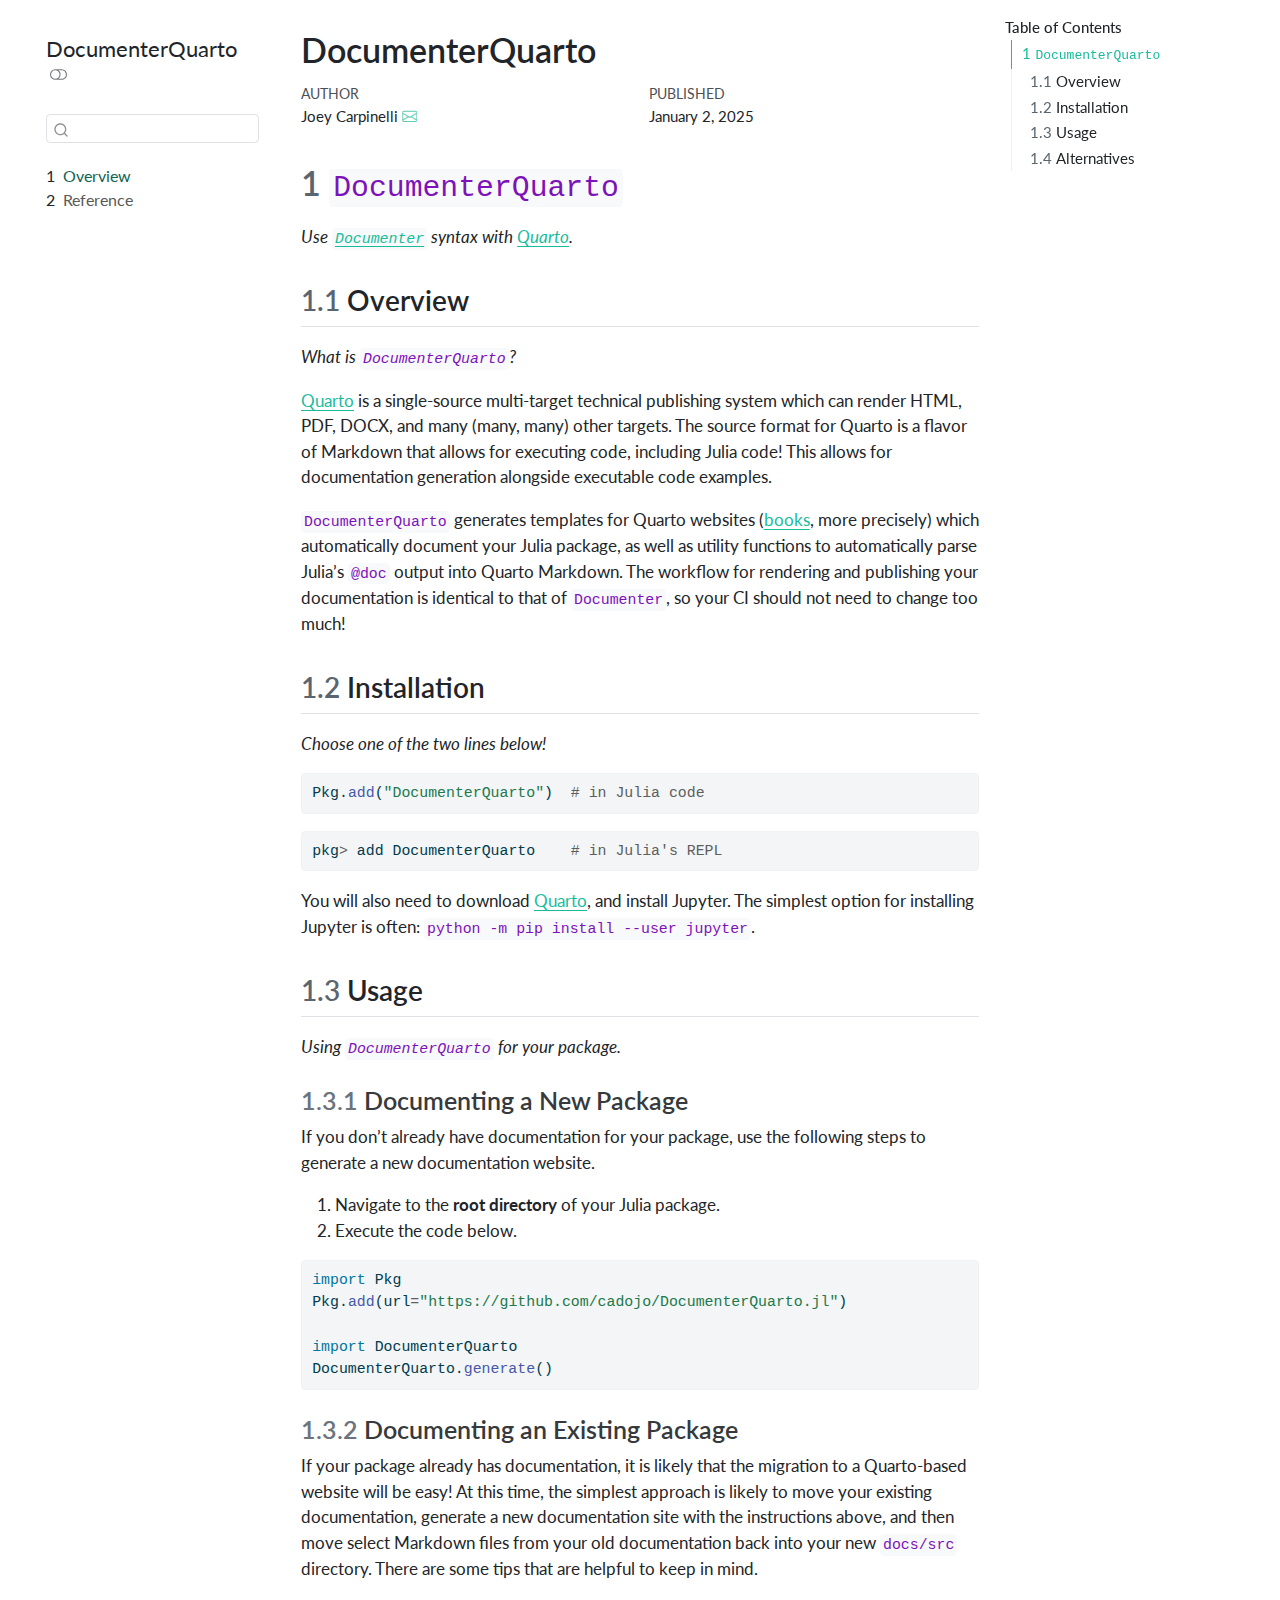
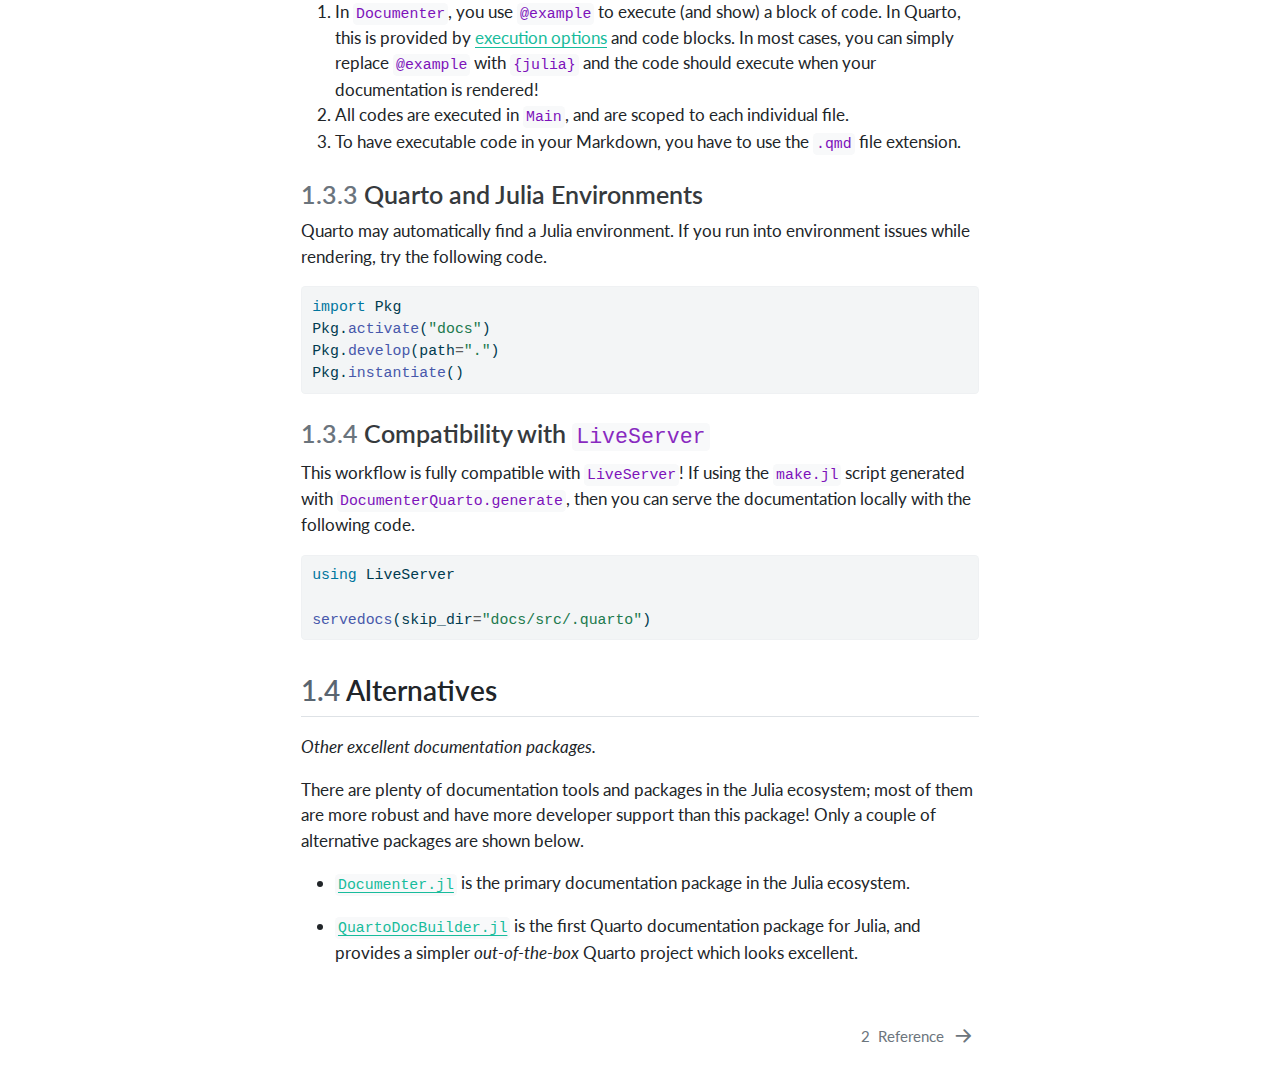
<file: dev/index.html>
<!DOCTYPE html>
<html xmlns="http://www.w3.org/1999/xhtml" lang="en" xml:lang="en"><head>

<meta charset="utf-8">
<meta name="generator" content="quarto-1.6.40">

<meta name="viewport" content="width=device-width, initial-scale=1.0, user-scalable=yes">

<meta name="author" content="Joey Carpinelli">
<meta name="dcterms.date" content="2025-01-02">

<title>DocumenterQuarto</title>
<style>
code{white-space: pre-wrap;}
span.smallcaps{font-variant: small-caps;}
div.columns{display: flex; gap: min(4vw, 1.5em);}
div.column{flex: auto; overflow-x: auto;}
div.hanging-indent{margin-left: 1.5em; text-indent: -1.5em;}
ul.task-list{list-style: none;}
ul.task-list li input[type="checkbox"] {
  width: 0.8em;
  margin: 0 0.8em 0.2em -1em; /* quarto-specific, see https://github.com/quarto-dev/quarto-cli/issues/4556 */ 
  vertical-align: middle;
}
/* CSS for syntax highlighting */
pre > code.sourceCode { white-space: pre; position: relative; }
pre > code.sourceCode > span { line-height: 1.25; }
pre > code.sourceCode > span:empty { height: 1.2em; }
.sourceCode { overflow: visible; }
code.sourceCode > span { color: inherit; text-decoration: inherit; }
div.sourceCode { margin: 1em 0; }
pre.sourceCode { margin: 0; }
@media screen {
div.sourceCode { overflow: auto; }
}
@media print {
pre > code.sourceCode { white-space: pre-wrap; }
pre > code.sourceCode > span { display: inline-block; text-indent: -5em; padding-left: 5em; }
}
pre.numberSource code
  { counter-reset: source-line 0; }
pre.numberSource code > span
  { position: relative; left: -4em; counter-increment: source-line; }
pre.numberSource code > span > a:first-child::before
  { content: counter(source-line);
    position: relative; left: -1em; text-align: right; vertical-align: baseline;
    border: none; display: inline-block;
    -webkit-touch-callout: none; -webkit-user-select: none;
    -khtml-user-select: none; -moz-user-select: none;
    -ms-user-select: none; user-select: none;
    padding: 0 4px; width: 4em;
  }
pre.numberSource { margin-left: 3em;  padding-left: 4px; }
div.sourceCode
  {   }
@media screen {
pre > code.sourceCode > span > a:first-child::before { text-decoration: underline; }
}
</style>


<script src="site_libs/quarto-nav/quarto-nav.js"></script>
<script src="site_libs/quarto-nav/headroom.min.js"></script>
<script src="site_libs/clipboard/clipboard.min.js"></script>
<script src="site_libs/quarto-search/autocomplete.umd.js"></script>
<script src="site_libs/quarto-search/fuse.min.js"></script>
<script src="site_libs/quarto-search/quarto-search.js"></script>
<meta name="quarto:offset" content="./">
<link href="./api/index.html" rel="next">
<script src="site_libs/quarto-html/quarto.js"></script>
<script src="site_libs/quarto-html/popper.min.js"></script>
<script src="site_libs/quarto-html/tippy.umd.min.js"></script>
<script src="site_libs/quarto-html/anchor.min.js"></script>
<link href="site_libs/quarto-html/tippy.css" rel="stylesheet">
<link href="site_libs/quarto-html/quarto-syntax-highlighting-549806ee2085284f45b00abea8c6df48.css" rel="stylesheet" class="quarto-color-scheme" id="quarto-text-highlighting-styles">
<link href="site_libs/quarto-html/quarto-syntax-highlighting-dark-8ea72dc5fed832574809a9c94082fbbb.css" rel="prefetch" class="quarto-color-scheme quarto-color-alternate" id="quarto-text-highlighting-styles">
<script src="site_libs/bootstrap/bootstrap.min.js"></script>
<link href="site_libs/bootstrap/bootstrap-icons.css" rel="stylesheet">
<link href="site_libs/bootstrap/bootstrap-4f6263ad221f763a4834f521a0a25b97.min.css" rel="stylesheet" append-hash="true" class="quarto-color-scheme" id="quarto-bootstrap" data-mode="light">
<link href="site_libs/bootstrap/bootstrap-dark-022d0653e62d99952369f70845bfc6e9.min.css" rel="prefetch" append-hash="true" class="quarto-color-scheme quarto-color-alternate" id="quarto-bootstrap" data-mode="dark">
<script id="quarto-search-options" type="application/json">{
  "location": "sidebar",
  "copy-button": false,
  "collapse-after": 3,
  "panel-placement": "start",
  "type": "textbox",
  "limit": 50,
  "keyboard-shortcut": [
    "f",
    "/",
    "s"
  ],
  "show-item-context": false,
  "language": {
    "search-no-results-text": "No results",
    "search-matching-documents-text": "matching documents",
    "search-copy-link-title": "Copy link to search",
    "search-hide-matches-text": "Hide additional matches",
    "search-more-match-text": "more match in this document",
    "search-more-matches-text": "more matches in this document",
    "search-clear-button-title": "Clear",
    "search-text-placeholder": "",
    "search-detached-cancel-button-title": "Cancel",
    "search-submit-button-title": "Submit",
    "search-label": "Search"
  }
}</script>


</head>

<body class="nav-sidebar floating">

<div id="quarto-search-results"></div>
  <header id="quarto-header" class="headroom fixed-top">
  <nav class="quarto-secondary-nav">
    <div class="container-fluid d-flex">
      <button type="button" class="quarto-btn-toggle btn" data-bs-toggle="collapse" role="button" data-bs-target=".quarto-sidebar-collapse-item" aria-controls="quarto-sidebar" aria-expanded="false" aria-label="Toggle sidebar navigation" onclick="if (window.quartoToggleHeadroom) { window.quartoToggleHeadroom(); }">
        <i class="bi bi-layout-text-sidebar-reverse"></i>
      </button>
        <nav class="quarto-page-breadcrumbs" aria-label="breadcrumb"><ol class="breadcrumb"><li class="breadcrumb-item"><a href="./index.html"><span class="chapter-number">1</span>&nbsp; <span class="chapter-title">Overview</span></a></li></ol></nav>
        <a class="flex-grow-1" role="navigation" data-bs-toggle="collapse" data-bs-target=".quarto-sidebar-collapse-item" aria-controls="quarto-sidebar" aria-expanded="false" aria-label="Toggle sidebar navigation" onclick="if (window.quartoToggleHeadroom) { window.quartoToggleHeadroom(); }">      
        </a>
      <button type="button" class="btn quarto-search-button" aria-label="Search" onclick="window.quartoOpenSearch();">
        <i class="bi bi-search"></i>
      </button>
    </div>
  </nav>
</header>
<!-- content -->
<div id="quarto-content" class="quarto-container page-columns page-rows-contents page-layout-article">
<!-- sidebar -->
  <nav id="quarto-sidebar" class="sidebar collapse collapse-horizontal quarto-sidebar-collapse-item sidebar-navigation floating overflow-auto">
    <div class="pt-lg-2 mt-2 text-left sidebar-header">
    <div class="sidebar-title mb-0 py-0">
      <a href="./">DocumenterQuarto</a> 
        <div class="sidebar-tools-main">
  <a href="" class="quarto-color-scheme-toggle quarto-navigation-tool  px-1" onclick="window.quartoToggleColorScheme(); return false;" title="Toggle dark mode"><i class="bi"></i></a>
</div>
    </div>
      </div>
        <div class="mt-2 flex-shrink-0 align-items-center">
        <div class="sidebar-search">
        <div id="quarto-search" class="" title="Search"></div>
        </div>
        </div>
    <div class="sidebar-menu-container"> 
    <ul class="list-unstyled mt-1">
        <li class="sidebar-item">
  <div class="sidebar-item-container"> 
  <a href="./index.html" class="sidebar-item-text sidebar-link active">
 <span class="menu-text"><span class="chapter-number">1</span>&nbsp; <span class="chapter-title">Overview</span></span></a>
  </div>
</li>
        <li class="sidebar-item">
  <div class="sidebar-item-container"> 
  <a href="./api/index.html" class="sidebar-item-text sidebar-link">
 <span class="menu-text"><span class="chapter-number">2</span>&nbsp; <span class="chapter-title">Reference</span></span></a>
  </div>
</li>
    </ul>
    </div>
</nav>
<div id="quarto-sidebar-glass" class="quarto-sidebar-collapse-item" data-bs-toggle="collapse" data-bs-target=".quarto-sidebar-collapse-item"></div>
<!-- margin-sidebar -->
    <div id="quarto-margin-sidebar" class="sidebar margin-sidebar">
        <nav id="TOC" role="doc-toc" class="toc-active">
    <h2 id="toc-title">Table of Contents</h2>
   
  <ul>
  <li><a href="#documenterquarto" id="toc-documenterquarto" class="nav-link active" data-scroll-target="#documenterquarto"><span class="header-section-number">1</span> <code>DocumenterQuarto</code></a>
  <ul class="collapse">
  <li><a href="#overview" id="toc-overview" class="nav-link" data-scroll-target="#overview"><span class="header-section-number">1.1</span> Overview</a></li>
  <li><a href="#installation" id="toc-installation" class="nav-link" data-scroll-target="#installation"><span class="header-section-number">1.2</span> Installation</a></li>
  <li><a href="#usage" id="toc-usage" class="nav-link" data-scroll-target="#usage"><span class="header-section-number">1.3</span> Usage</a>
  <ul class="collapse">
  <li><a href="#documenting-a-new-package" id="toc-documenting-a-new-package" class="nav-link" data-scroll-target="#documenting-a-new-package"><span class="header-section-number">1.3.1</span> Documenting a New Package</a></li>
  <li><a href="#documenting-an-existing-package" id="toc-documenting-an-existing-package" class="nav-link" data-scroll-target="#documenting-an-existing-package"><span class="header-section-number">1.3.2</span> Documenting an Existing Package</a></li>
  <li><a href="#quarto-and-julia-environments" id="toc-quarto-and-julia-environments" class="nav-link" data-scroll-target="#quarto-and-julia-environments"><span class="header-section-number">1.3.3</span> Quarto and Julia Environments</a></li>
  <li><a href="#compatibility-with-liveserver" id="toc-compatibility-with-liveserver" class="nav-link" data-scroll-target="#compatibility-with-liveserver"><span class="header-section-number">1.3.4</span> Compatibility with <code>LiveServer</code></a></li>
  </ul></li>
  <li><a href="#alternatives" id="toc-alternatives" class="nav-link" data-scroll-target="#alternatives"><span class="header-section-number">1.4</span> Alternatives</a></li>
  </ul></li>
  </ul>
</nav>
    </div>
<!-- main -->
<main class="content" id="quarto-document-content">

<header id="title-block-header" class="quarto-title-block default">
<div class="quarto-title">
<h1 class="title">DocumenterQuarto</h1>
</div>



<div class="quarto-title-meta">

    <div>
    <div class="quarto-title-meta-heading">Author</div>
    <div class="quarto-title-meta-contents">
             <p>Joey Carpinelli <a href="mailto:joey@loopy.codes" class="quarto-title-author-email"><i class="bi bi-envelope"></i></a> </p>
          </div>
  </div>
    
    <div>
    <div class="quarto-title-meta-heading">Published</div>
    <div class="quarto-title-meta-contents">
      <p class="date">January 2, 2025</p>
    </div>
  </div>
  
    
  </div>
  


</header>


<section id="documenterquarto" class="level1" data-number="1">
<h1 data-number="1"><span class="header-section-number">1</span> <code>DocumenterQuarto</code></h1>
<p><em>Use <a href="https://GitHub.com/JuliaDocs/Documenter.jl"><code>Documenter</code></a> syntax with <a href="https://quarto.org">Quarto</a>.</em></p>
<section id="overview" class="level2" data-number="1.1">
<h2 data-number="1.1" class="anchored" data-anchor-id="overview"><span class="header-section-number">1.1</span> Overview</h2>
<p><em>What is <code>DocumenterQuarto</code>?</em></p>
<p><a href="https://quarto.org">Quarto</a> is a single-source multi-target technical publishing system which can render HTML, PDF, DOCX, and many (many, many) other targets. The source format for Quarto is a flavor of Markdown that allows for executing code, including Julia code! This allows for documentation generation alongside executable code examples.</p>
<p><code>DocumenterQuarto</code> generates templates for Quarto websites (<a href="https://quarto.org/docs/books/">books</a>, more precisely) which automatically document your Julia package, as well as utility functions to automatically parse Julia’s <code>@doc</code> output into Quarto Markdown. The workflow for rendering and publishing your documentation is identical to that of <code>Documenter</code>, so your CI should not need to change too much!</p>
</section>
<section id="installation" class="level2" data-number="1.2">
<h2 data-number="1.2" class="anchored" data-anchor-id="installation"><span class="header-section-number">1.2</span> Installation</h2>
<p><em>Choose one of the two lines below!</em></p>
<div class="sourceCode" id="cb1"><pre class="sourceCode julia code-with-copy"><code class="sourceCode julia"><span id="cb1-1"><a href="#cb1-1" aria-hidden="true" tabindex="-1"></a><span class="bu">Pkg</span>.<span class="fu">add</span>(<span class="st">"DocumenterQuarto"</span>)  <span class="co"># in Julia code</span></span></code><button title="Copy to Clipboard" class="code-copy-button"><i class="bi"></i></button></pre></div>
<div class="sourceCode" id="cb2"><pre class="sourceCode julia code-with-copy"><code class="sourceCode julia"><span id="cb2-1"><a href="#cb2-1" aria-hidden="true" tabindex="-1"></a>pkg<span class="op">&gt;</span> add DocumenterQuarto    <span class="co"># in Julia's REPL</span></span></code><button title="Copy to Clipboard" class="code-copy-button"><i class="bi"></i></button></pre></div>
<p>You will also need to download <a href="https://quarto.org/docs/get-started/">Quarto</a>, and install Jupyter. The simplest option for installing Jupyter is often: <code>python -m pip install --user jupyter</code>.</p>
</section>
<section id="usage" class="level2" data-number="1.3">
<h2 data-number="1.3" class="anchored" data-anchor-id="usage"><span class="header-section-number">1.3</span> Usage</h2>
<p><em>Using <code>DocumenterQuarto</code> for your package.</em></p>
<section id="documenting-a-new-package" class="level3" data-number="1.3.1">
<h3 data-number="1.3.1" class="anchored" data-anchor-id="documenting-a-new-package"><span class="header-section-number">1.3.1</span> Documenting a New Package</h3>
<p>If you don’t already have documentation for your package, use the following steps to generate a new documentation website.</p>
<ol type="1">
<li>Navigate to the <strong>root directory</strong> of your Julia package.</li>
<li>Execute the code below.</li>
</ol>
<div class="sourceCode" id="cb3"><pre class="sourceCode julia code-with-copy"><code class="sourceCode julia"><span id="cb3-1"><a href="#cb3-1" aria-hidden="true" tabindex="-1"></a><span class="im">import</span> <span class="bu">Pkg</span></span>
<span id="cb3-2"><a href="#cb3-2" aria-hidden="true" tabindex="-1"></a><span class="bu">Pkg</span>.<span class="fu">add</span>(url<span class="op">=</span><span class="st">"https://github.com/cadojo/DocumenterQuarto.jl"</span>)</span>
<span id="cb3-3"><a href="#cb3-3" aria-hidden="true" tabindex="-1"></a></span>
<span id="cb3-4"><a href="#cb3-4" aria-hidden="true" tabindex="-1"></a><span class="im">import</span> <span class="bu">DocumenterQuarto</span></span>
<span id="cb3-5"><a href="#cb3-5" aria-hidden="true" tabindex="-1"></a>DocumenterQuarto.<span class="fu">generate</span>()</span></code><button title="Copy to Clipboard" class="code-copy-button"><i class="bi"></i></button></pre></div>
</section>
<section id="documenting-an-existing-package" class="level3" data-number="1.3.2">
<h3 data-number="1.3.2" class="anchored" data-anchor-id="documenting-an-existing-package"><span class="header-section-number">1.3.2</span> Documenting an Existing Package</h3>
<p>If your package already has documentation, it is likely that the migration to a Quarto-based website will be easy! At this time, the simplest approach is likely to move your existing documentation, generate a new documentation site with the instructions above, and then move select Markdown files from your old documentation back into your new <code>docs/src</code> directory. There are some tips that are helpful to keep in mind.</p>
<ol type="1">
<li>In <code>Documenter</code>, you use <code>@example</code> to execute (and show) a block of code. In Quarto, this is provided by <a href="https://quarto.org/docs/computations/julia.html">execution options</a> and code blocks. In most cases, you can simply replace <code>@example</code> with <code>{julia}</code> and the code should execute when your documentation is rendered!</li>
<li>All codes are executed in <code>Main</code>, and are scoped to each individual file.</li>
<li>To have executable code in your Markdown, you have to use the <code>.qmd</code> file extension.</li>
</ol>
</section>
<section id="quarto-and-julia-environments" class="level3" data-number="1.3.3">
<h3 data-number="1.3.3" class="anchored" data-anchor-id="quarto-and-julia-environments"><span class="header-section-number">1.3.3</span> Quarto and Julia Environments</h3>
<p>Quarto may automatically find a Julia environment. If you run into environment issues while rendering, try the following code.</p>
<div class="sourceCode" id="cb4"><pre class="sourceCode julia code-with-copy"><code class="sourceCode julia"><span id="cb4-1"><a href="#cb4-1" aria-hidden="true" tabindex="-1"></a><span class="im">import</span> <span class="bu">Pkg</span></span>
<span id="cb4-2"><a href="#cb4-2" aria-hidden="true" tabindex="-1"></a><span class="bu">Pkg</span>.<span class="fu">activate</span>(<span class="st">"docs"</span>)</span>
<span id="cb4-3"><a href="#cb4-3" aria-hidden="true" tabindex="-1"></a><span class="bu">Pkg</span>.<span class="fu">develop</span>(path<span class="op">=</span><span class="st">"."</span>)</span>
<span id="cb4-4"><a href="#cb4-4" aria-hidden="true" tabindex="-1"></a><span class="bu">Pkg</span>.<span class="fu">instantiate</span>()</span></code><button title="Copy to Clipboard" class="code-copy-button"><i class="bi"></i></button></pre></div>
</section>
<section id="compatibility-with-liveserver" class="level3" data-number="1.3.4">
<h3 data-number="1.3.4" class="anchored" data-anchor-id="compatibility-with-liveserver"><span class="header-section-number">1.3.4</span> Compatibility with <code>LiveServer</code></h3>
<p>This workflow is fully compatible with <code>LiveServer</code>! If using the <code>make.jl</code> script generated with <code>DocumenterQuarto.generate</code>, then you can serve the documentation locally with the following code.</p>
<div class="sourceCode" id="cb5"><pre class="sourceCode julia code-with-copy"><code class="sourceCode julia"><span id="cb5-1"><a href="#cb5-1" aria-hidden="true" tabindex="-1"></a><span class="im">using</span> <span class="bu">LiveServer</span></span>
<span id="cb5-2"><a href="#cb5-2" aria-hidden="true" tabindex="-1"></a></span>
<span id="cb5-3"><a href="#cb5-3" aria-hidden="true" tabindex="-1"></a><span class="fu">servedocs</span>(skip_dir<span class="op">=</span><span class="st">"docs/src/.quarto"</span>)</span></code><button title="Copy to Clipboard" class="code-copy-button"><i class="bi"></i></button></pre></div>
</section>
</section>
<section id="alternatives" class="level2" data-number="1.4">
<h2 data-number="1.4" class="anchored" data-anchor-id="alternatives"><span class="header-section-number">1.4</span> Alternatives</h2>
<p><em>Other excellent documentation packages.</em></p>
<p>There are plenty of documentation tools and packages in the Julia ecosystem; most of them are more robust and have more developer support than this package! Only a couple of alternative packages are shown below.</p>
<ul>
<li><p><a href="https://GitHub.com/JuliaDocs/Documenter.jl"><code>Documenter.jl</code></a> is the primary documentation package in the Julia ecosystem.</p></li>
<li><p><a href="https://github.com/vituri/QuartoDocBuilder.jl"><code>QuartoDocBuilder.jl</code></a> is the first Quarto documentation package for Julia, and provides a simpler <em>out-of-the-box</em> Quarto project which looks excellent.</p></li>
</ul>


</section>
</section>

</main> <!-- /main -->
<script id="quarto-html-after-body" type="application/javascript">
window.document.addEventListener("DOMContentLoaded", function (event) {
  const toggleBodyColorMode = (bsSheetEl) => {
    const mode = bsSheetEl.getAttribute("data-mode");
    const bodyEl = window.document.querySelector("body");
    if (mode === "dark") {
      bodyEl.classList.add("quarto-dark");
      bodyEl.classList.remove("quarto-light");
    } else {
      bodyEl.classList.add("quarto-light");
      bodyEl.classList.remove("quarto-dark");
    }
  }
  const toggleBodyColorPrimary = () => {
    const bsSheetEl = window.document.querySelector("link#quarto-bootstrap");
    if (bsSheetEl) {
      toggleBodyColorMode(bsSheetEl);
    }
  }
  toggleBodyColorPrimary();  
  const disableStylesheet = (stylesheets) => {
    for (let i=0; i < stylesheets.length; i++) {
      const stylesheet = stylesheets[i];
      stylesheet.rel = 'prefetch';
    }
  }
  const enableStylesheet = (stylesheets) => {
    for (let i=0; i < stylesheets.length; i++) {
      const stylesheet = stylesheets[i];
      stylesheet.rel = 'stylesheet';
    }
  }
  const manageTransitions = (selector, allowTransitions) => {
    const els = window.document.querySelectorAll(selector);
    for (let i=0; i < els.length; i++) {
      const el = els[i];
      if (allowTransitions) {
        el.classList.remove('notransition');
      } else {
        el.classList.add('notransition');
      }
    }
  }
  const toggleGiscusIfUsed = (isAlternate, darkModeDefault) => {
    const baseTheme = document.querySelector('#giscus-base-theme')?.value ?? 'light';
    const alternateTheme = document.querySelector('#giscus-alt-theme')?.value ?? 'dark';
    let newTheme = '';
    if(darkModeDefault) {
      newTheme = isAlternate ? baseTheme : alternateTheme;
    } else {
      newTheme = isAlternate ? alternateTheme : baseTheme;
    }
    const changeGiscusTheme = () => {
      // From: https://github.com/giscus/giscus/issues/336
      const sendMessage = (message) => {
        const iframe = document.querySelector('iframe.giscus-frame');
        if (!iframe) return;
        iframe.contentWindow.postMessage({ giscus: message }, 'https://giscus.app');
      }
      sendMessage({
        setConfig: {
          theme: newTheme
        }
      });
    }
    const isGiscussLoaded = window.document.querySelector('iframe.giscus-frame') !== null;
    if (isGiscussLoaded) {
      changeGiscusTheme();
    }
  }
  const toggleColorMode = (alternate) => {
    // Switch the stylesheets
    const alternateStylesheets = window.document.querySelectorAll('link.quarto-color-scheme.quarto-color-alternate');
    manageTransitions('#quarto-margin-sidebar .nav-link', false);
    if (alternate) {
      enableStylesheet(alternateStylesheets);
      for (const sheetNode of alternateStylesheets) {
        if (sheetNode.id === "quarto-bootstrap") {
          toggleBodyColorMode(sheetNode);
        }
      }
    } else {
      disableStylesheet(alternateStylesheets);
      toggleBodyColorPrimary();
    }
    manageTransitions('#quarto-margin-sidebar .nav-link', true);
    // Switch the toggles
    const toggles = window.document.querySelectorAll('.quarto-color-scheme-toggle');
    for (let i=0; i < toggles.length; i++) {
      const toggle = toggles[i];
      if (toggle) {
        if (alternate) {
          toggle.classList.add("alternate");     
        } else {
          toggle.classList.remove("alternate");
        }
      }
    }
    // Hack to workaround the fact that safari doesn't
    // properly recolor the scrollbar when toggling (#1455)
    if (navigator.userAgent.indexOf('Safari') > 0 && navigator.userAgent.indexOf('Chrome') == -1) {
      manageTransitions("body", false);
      window.scrollTo(0, 1);
      setTimeout(() => {
        window.scrollTo(0, 0);
        manageTransitions("body", true);
      }, 40);  
    }
  }
  const isFileUrl = () => { 
    return window.location.protocol === 'file:';
  }
  const hasAlternateSentinel = () => {  
    let styleSentinel = getColorSchemeSentinel();
    if (styleSentinel !== null) {
      return styleSentinel === "alternate";
    } else {
      return false;
    }
  }
  const setStyleSentinel = (alternate) => {
    const value = alternate ? "alternate" : "default";
    if (!isFileUrl()) {
      window.localStorage.setItem("quarto-color-scheme", value);
    } else {
      localAlternateSentinel = value;
    }
  }
  const getColorSchemeSentinel = () => {
    if (!isFileUrl()) {
      const storageValue = window.localStorage.getItem("quarto-color-scheme");
      return storageValue != null ? storageValue : localAlternateSentinel;
    } else {
      return localAlternateSentinel;
    }
  }
  const darkModeDefault = false;
  let localAlternateSentinel = darkModeDefault ? 'alternate' : 'default';
  // Dark / light mode switch
  window.quartoToggleColorScheme = () => {
    // Read the current dark / light value 
    let toAlternate = !hasAlternateSentinel();
    toggleColorMode(toAlternate);
    setStyleSentinel(toAlternate);
    toggleGiscusIfUsed(toAlternate, darkModeDefault);
  };
  // Ensure there is a toggle, if there isn't float one in the top right
  if (window.document.querySelector('.quarto-color-scheme-toggle') === null) {
    const a = window.document.createElement('a');
    a.classList.add('top-right');
    a.classList.add('quarto-color-scheme-toggle');
    a.href = "";
    a.onclick = function() { try { window.quartoToggleColorScheme(); } catch {} return false; };
    const i = window.document.createElement("i");
    i.classList.add('bi');
    a.appendChild(i);
    window.document.body.appendChild(a);
  }
  // Switch to dark mode if need be
  if (hasAlternateSentinel()) {
    toggleColorMode(true);
  } else {
    toggleColorMode(false);
  }
  const icon = "";
  const anchorJS = new window.AnchorJS();
  anchorJS.options = {
    placement: 'right',
    icon: icon
  };
  anchorJS.add('.anchored');
  const isCodeAnnotation = (el) => {
    for (const clz of el.classList) {
      if (clz.startsWith('code-annotation-')) {                     
        return true;
      }
    }
    return false;
  }
  const onCopySuccess = function(e) {
    // button target
    const button = e.trigger;
    // don't keep focus
    button.blur();
    // flash "checked"
    button.classList.add('code-copy-button-checked');
    var currentTitle = button.getAttribute("title");
    button.setAttribute("title", "Copied!");
    let tooltip;
    if (window.bootstrap) {
      button.setAttribute("data-bs-toggle", "tooltip");
      button.setAttribute("data-bs-placement", "left");
      button.setAttribute("data-bs-title", "Copied!");
      tooltip = new bootstrap.Tooltip(button, 
        { trigger: "manual", 
          customClass: "code-copy-button-tooltip",
          offset: [0, -8]});
      tooltip.show();    
    }
    setTimeout(function() {
      if (tooltip) {
        tooltip.hide();
        button.removeAttribute("data-bs-title");
        button.removeAttribute("data-bs-toggle");
        button.removeAttribute("data-bs-placement");
      }
      button.setAttribute("title", currentTitle);
      button.classList.remove('code-copy-button-checked');
    }, 1000);
    // clear code selection
    e.clearSelection();
  }
  const getTextToCopy = function(trigger) {
      const codeEl = trigger.previousElementSibling.cloneNode(true);
      for (const childEl of codeEl.children) {
        if (isCodeAnnotation(childEl)) {
          childEl.remove();
        }
      }
      return codeEl.innerText;
  }
  const clipboard = new window.ClipboardJS('.code-copy-button:not([data-in-quarto-modal])', {
    text: getTextToCopy
  });
  clipboard.on('success', onCopySuccess);
  if (window.document.getElementById('quarto-embedded-source-code-modal')) {
    const clipboardModal = new window.ClipboardJS('.code-copy-button[data-in-quarto-modal]', {
      text: getTextToCopy,
      container: window.document.getElementById('quarto-embedded-source-code-modal')
    });
    clipboardModal.on('success', onCopySuccess);
  }
    var localhostRegex = new RegExp(/^(?:http|https):\/\/localhost\:?[0-9]*\//);
    var mailtoRegex = new RegExp(/^mailto:/);
      var filterRegex = new RegExp('/' + window.location.host + '/');
    var isInternal = (href) => {
        return filterRegex.test(href) || localhostRegex.test(href) || mailtoRegex.test(href);
    }
    // Inspect non-navigation links and adorn them if external
 	var links = window.document.querySelectorAll('a[href]:not(.nav-link):not(.navbar-brand):not(.toc-action):not(.sidebar-link):not(.sidebar-item-toggle):not(.pagination-link):not(.no-external):not([aria-hidden]):not(.dropdown-item):not(.quarto-navigation-tool):not(.about-link)');
    for (var i=0; i<links.length; i++) {
      const link = links[i];
      if (!isInternal(link.href)) {
        // undo the damage that might have been done by quarto-nav.js in the case of
        // links that we want to consider external
        if (link.dataset.originalHref !== undefined) {
          link.href = link.dataset.originalHref;
        }
      }
    }
  function tippyHover(el, contentFn, onTriggerFn, onUntriggerFn) {
    const config = {
      allowHTML: true,
      maxWidth: 500,
      delay: 100,
      arrow: false,
      appendTo: function(el) {
          return el.parentElement;
      },
      interactive: true,
      interactiveBorder: 10,
      theme: 'quarto',
      placement: 'bottom-start',
    };
    if (contentFn) {
      config.content = contentFn;
    }
    if (onTriggerFn) {
      config.onTrigger = onTriggerFn;
    }
    if (onUntriggerFn) {
      config.onUntrigger = onUntriggerFn;
    }
    window.tippy(el, config); 
  }
  const noterefs = window.document.querySelectorAll('a[role="doc-noteref"]');
  for (var i=0; i<noterefs.length; i++) {
    const ref = noterefs[i];
    tippyHover(ref, function() {
      // use id or data attribute instead here
      let href = ref.getAttribute('data-footnote-href') || ref.getAttribute('href');
      try { href = new URL(href).hash; } catch {}
      const id = href.replace(/^#\/?/, "");
      const note = window.document.getElementById(id);
      if (note) {
        return note.innerHTML;
      } else {
        return "";
      }
    });
  }
  const xrefs = window.document.querySelectorAll('a.quarto-xref');
  const processXRef = (id, note) => {
    // Strip column container classes
    const stripColumnClz = (el) => {
      el.classList.remove("page-full", "page-columns");
      if (el.children) {
        for (const child of el.children) {
          stripColumnClz(child);
        }
      }
    }
    stripColumnClz(note)
    if (id === null || id.startsWith('sec-')) {
      // Special case sections, only their first couple elements
      const container = document.createElement("div");
      if (note.children && note.children.length > 2) {
        container.appendChild(note.children[0].cloneNode(true));
        for (let i = 1; i < note.children.length; i++) {
          const child = note.children[i];
          if (child.tagName === "P" && child.innerText === "") {
            continue;
          } else {
            container.appendChild(child.cloneNode(true));
            break;
          }
        }
        if (window.Quarto?.typesetMath) {
          window.Quarto.typesetMath(container);
        }
        return container.innerHTML
      } else {
        if (window.Quarto?.typesetMath) {
          window.Quarto.typesetMath(note);
        }
        return note.innerHTML;
      }
    } else {
      // Remove any anchor links if they are present
      const anchorLink = note.querySelector('a.anchorjs-link');
      if (anchorLink) {
        anchorLink.remove();
      }
      if (window.Quarto?.typesetMath) {
        window.Quarto.typesetMath(note);
      }
      if (note.classList.contains("callout")) {
        return note.outerHTML;
      } else {
        return note.innerHTML;
      }
    }
  }
  for (var i=0; i<xrefs.length; i++) {
    const xref = xrefs[i];
    tippyHover(xref, undefined, function(instance) {
      instance.disable();
      let url = xref.getAttribute('href');
      let hash = undefined; 
      if (url.startsWith('#')) {
        hash = url;
      } else {
        try { hash = new URL(url).hash; } catch {}
      }
      if (hash) {
        const id = hash.replace(/^#\/?/, "");
        const note = window.document.getElementById(id);
        if (note !== null) {
          try {
            const html = processXRef(id, note.cloneNode(true));
            instance.setContent(html);
          } finally {
            instance.enable();
            instance.show();
          }
        } else {
          // See if we can fetch this
          fetch(url.split('#')[0])
          .then(res => res.text())
          .then(html => {
            const parser = new DOMParser();
            const htmlDoc = parser.parseFromString(html, "text/html");
            const note = htmlDoc.getElementById(id);
            if (note !== null) {
              const html = processXRef(id, note);
              instance.setContent(html);
            } 
          }).finally(() => {
            instance.enable();
            instance.show();
          });
        }
      } else {
        // See if we can fetch a full url (with no hash to target)
        // This is a special case and we should probably do some content thinning / targeting
        fetch(url)
        .then(res => res.text())
        .then(html => {
          const parser = new DOMParser();
          const htmlDoc = parser.parseFromString(html, "text/html");
          const note = htmlDoc.querySelector('main.content');
          if (note !== null) {
            // This should only happen for chapter cross references
            // (since there is no id in the URL)
            // remove the first header
            if (note.children.length > 0 && note.children[0].tagName === "HEADER") {
              note.children[0].remove();
            }
            const html = processXRef(null, note);
            instance.setContent(html);
          } 
        }).finally(() => {
          instance.enable();
          instance.show();
        });
      }
    }, function(instance) {
    });
  }
      let selectedAnnoteEl;
      const selectorForAnnotation = ( cell, annotation) => {
        let cellAttr = 'data-code-cell="' + cell + '"';
        let lineAttr = 'data-code-annotation="' +  annotation + '"';
        const selector = 'span[' + cellAttr + '][' + lineAttr + ']';
        return selector;
      }
      const selectCodeLines = (annoteEl) => {
        const doc = window.document;
        const targetCell = annoteEl.getAttribute("data-target-cell");
        const targetAnnotation = annoteEl.getAttribute("data-target-annotation");
        const annoteSpan = window.document.querySelector(selectorForAnnotation(targetCell, targetAnnotation));
        const lines = annoteSpan.getAttribute("data-code-lines").split(",");
        const lineIds = lines.map((line) => {
          return targetCell + "-" + line;
        })
        let top = null;
        let height = null;
        let parent = null;
        if (lineIds.length > 0) {
            //compute the position of the single el (top and bottom and make a div)
            const el = window.document.getElementById(lineIds[0]);
            top = el.offsetTop;
            height = el.offsetHeight;
            parent = el.parentElement.parentElement;
          if (lineIds.length > 1) {
            const lastEl = window.document.getElementById(lineIds[lineIds.length - 1]);
            const bottom = lastEl.offsetTop + lastEl.offsetHeight;
            height = bottom - top;
          }
          if (top !== null && height !== null && parent !== null) {
            // cook up a div (if necessary) and position it 
            let div = window.document.getElementById("code-annotation-line-highlight");
            if (div === null) {
              div = window.document.createElement("div");
              div.setAttribute("id", "code-annotation-line-highlight");
              div.style.position = 'absolute';
              parent.appendChild(div);
            }
            div.style.top = top - 2 + "px";
            div.style.height = height + 4 + "px";
            div.style.left = 0;
            let gutterDiv = window.document.getElementById("code-annotation-line-highlight-gutter");
            if (gutterDiv === null) {
              gutterDiv = window.document.createElement("div");
              gutterDiv.setAttribute("id", "code-annotation-line-highlight-gutter");
              gutterDiv.style.position = 'absolute';
              const codeCell = window.document.getElementById(targetCell);
              const gutter = codeCell.querySelector('.code-annotation-gutter');
              gutter.appendChild(gutterDiv);
            }
            gutterDiv.style.top = top - 2 + "px";
            gutterDiv.style.height = height + 4 + "px";
          }
          selectedAnnoteEl = annoteEl;
        }
      };
      const unselectCodeLines = () => {
        const elementsIds = ["code-annotation-line-highlight", "code-annotation-line-highlight-gutter"];
        elementsIds.forEach((elId) => {
          const div = window.document.getElementById(elId);
          if (div) {
            div.remove();
          }
        });
        selectedAnnoteEl = undefined;
      };
        // Handle positioning of the toggle
    window.addEventListener(
      "resize",
      throttle(() => {
        elRect = undefined;
        if (selectedAnnoteEl) {
          selectCodeLines(selectedAnnoteEl);
        }
      }, 10)
    );
    function throttle(fn, ms) {
    let throttle = false;
    let timer;
      return (...args) => {
        if(!throttle) { // first call gets through
            fn.apply(this, args);
            throttle = true;
        } else { // all the others get throttled
            if(timer) clearTimeout(timer); // cancel #2
            timer = setTimeout(() => {
              fn.apply(this, args);
              timer = throttle = false;
            }, ms);
        }
      };
    }
      // Attach click handler to the DT
      const annoteDls = window.document.querySelectorAll('dt[data-target-cell]');
      for (const annoteDlNode of annoteDls) {
        annoteDlNode.addEventListener('click', (event) => {
          const clickedEl = event.target;
          if (clickedEl !== selectedAnnoteEl) {
            unselectCodeLines();
            const activeEl = window.document.querySelector('dt[data-target-cell].code-annotation-active');
            if (activeEl) {
              activeEl.classList.remove('code-annotation-active');
            }
            selectCodeLines(clickedEl);
            clickedEl.classList.add('code-annotation-active');
          } else {
            // Unselect the line
            unselectCodeLines();
            clickedEl.classList.remove('code-annotation-active');
          }
        });
      }
  const findCites = (el) => {
    const parentEl = el.parentElement;
    if (parentEl) {
      const cites = parentEl.dataset.cites;
      if (cites) {
        return {
          el,
          cites: cites.split(' ')
        };
      } else {
        return findCites(el.parentElement)
      }
    } else {
      return undefined;
    }
  };
  var bibliorefs = window.document.querySelectorAll('a[role="doc-biblioref"]');
  for (var i=0; i<bibliorefs.length; i++) {
    const ref = bibliorefs[i];
    const citeInfo = findCites(ref);
    if (citeInfo) {
      tippyHover(citeInfo.el, function() {
        var popup = window.document.createElement('div');
        citeInfo.cites.forEach(function(cite) {
          var citeDiv = window.document.createElement('div');
          citeDiv.classList.add('hanging-indent');
          citeDiv.classList.add('csl-entry');
          var biblioDiv = window.document.getElementById('ref-' + cite);
          if (biblioDiv) {
            citeDiv.innerHTML = biblioDiv.innerHTML;
          }
          popup.appendChild(citeDiv);
        });
        return popup.innerHTML;
      });
    }
  }
});
</script>
<nav class="page-navigation">
  <div class="nav-page nav-page-previous">
  </div>
  <div class="nav-page nav-page-next">
      <a href="./api/index.html" class="pagination-link" aria-label="Reference">
        <span class="nav-page-text"><span class="chapter-number">2</span>&nbsp; <span class="chapter-title">Reference</span></span> <i class="bi bi-arrow-right-short"></i>
      </a>
  </div>
</nav>
</div> <!-- /content -->




</body></html>
</file>
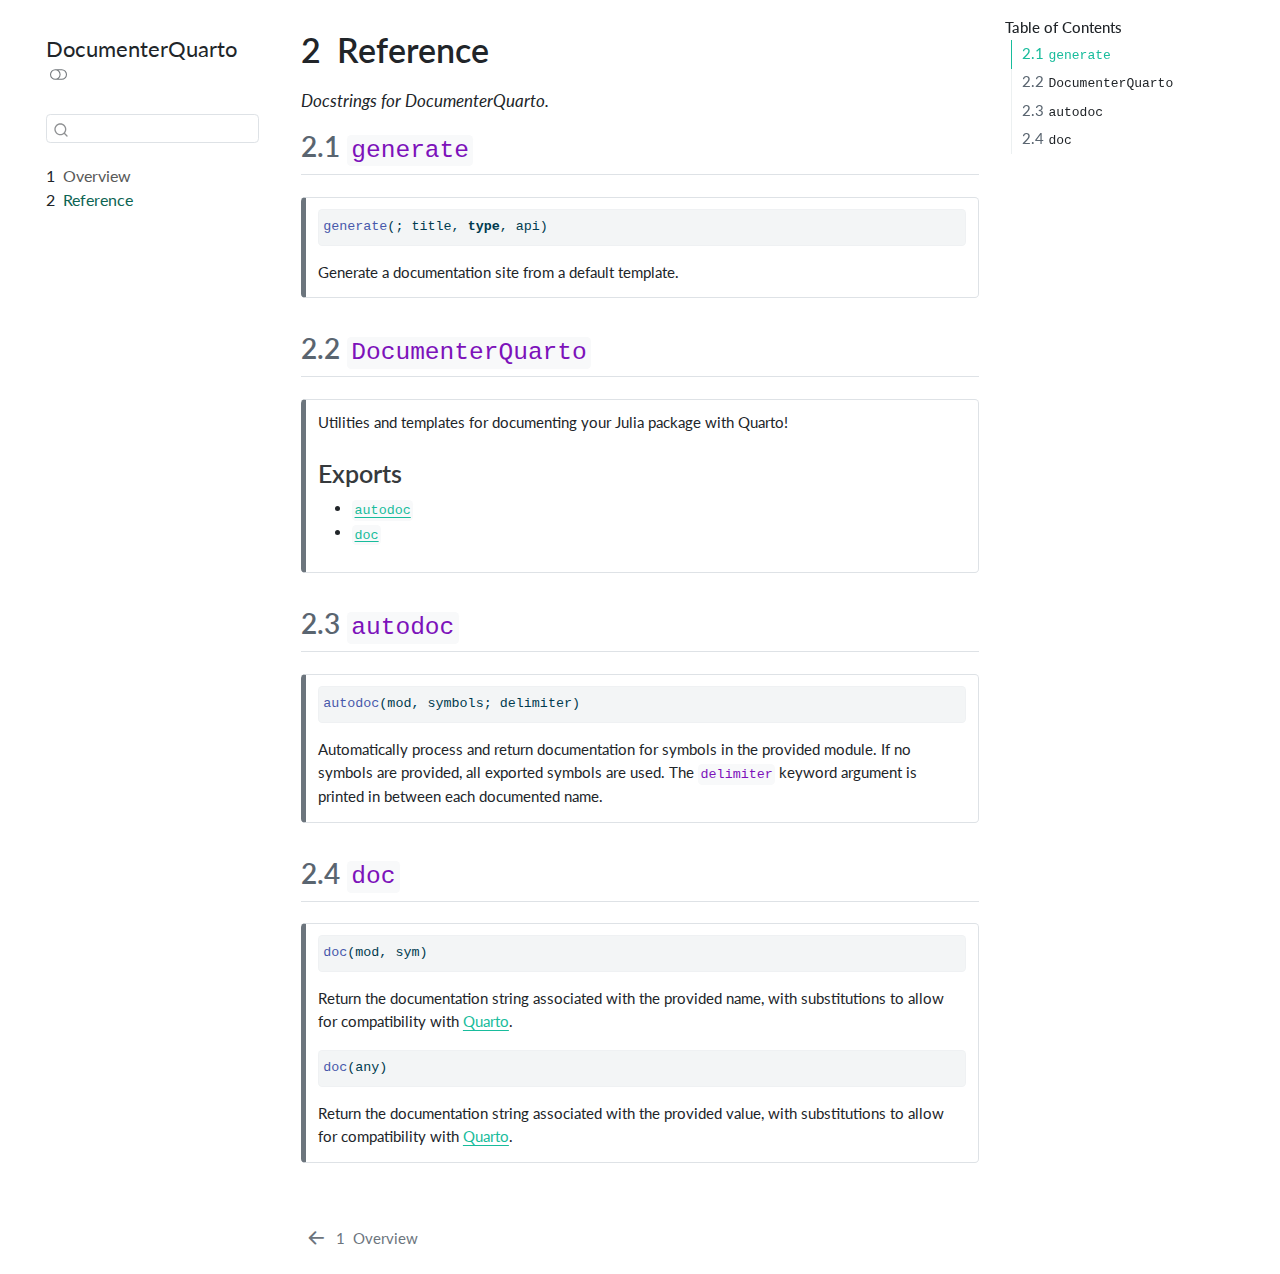
<file: dev/api/index.html>
<!DOCTYPE html>
<html xmlns="http://www.w3.org/1999/xhtml" lang="en" xml:lang="en"><head>

<meta charset="utf-8">
<meta name="generator" content="quarto-1.6.40">

<meta name="viewport" content="width=device-width, initial-scale=1.0, user-scalable=yes">


<title>2&nbsp; Reference – DocumenterQuarto</title>
<style>
code{white-space: pre-wrap;}
span.smallcaps{font-variant: small-caps;}
div.columns{display: flex; gap: min(4vw, 1.5em);}
div.column{flex: auto; overflow-x: auto;}
div.hanging-indent{margin-left: 1.5em; text-indent: -1.5em;}
ul.task-list{list-style: none;}
ul.task-list li input[type="checkbox"] {
  width: 0.8em;
  margin: 0 0.8em 0.2em -1em; /* quarto-specific, see https://github.com/quarto-dev/quarto-cli/issues/4556 */ 
  vertical-align: middle;
}
/* CSS for syntax highlighting */
pre > code.sourceCode { white-space: pre; position: relative; }
pre > code.sourceCode > span { line-height: 1.25; }
pre > code.sourceCode > span:empty { height: 1.2em; }
.sourceCode { overflow: visible; }
code.sourceCode > span { color: inherit; text-decoration: inherit; }
div.sourceCode { margin: 1em 0; }
pre.sourceCode { margin: 0; }
@media screen {
div.sourceCode { overflow: auto; }
}
@media print {
pre > code.sourceCode { white-space: pre-wrap; }
pre > code.sourceCode > span { display: inline-block; text-indent: -5em; padding-left: 5em; }
}
pre.numberSource code
  { counter-reset: source-line 0; }
pre.numberSource code > span
  { position: relative; left: -4em; counter-increment: source-line; }
pre.numberSource code > span > a:first-child::before
  { content: counter(source-line);
    position: relative; left: -1em; text-align: right; vertical-align: baseline;
    border: none; display: inline-block;
    -webkit-touch-callout: none; -webkit-user-select: none;
    -khtml-user-select: none; -moz-user-select: none;
    -ms-user-select: none; user-select: none;
    padding: 0 4px; width: 4em;
  }
pre.numberSource { margin-left: 3em;  padding-left: 4px; }
div.sourceCode
  {   }
@media screen {
pre > code.sourceCode > span > a:first-child::before { text-decoration: underline; }
}
</style>


<script src="../site_libs/quarto-nav/quarto-nav.js"></script>
<script src="../site_libs/quarto-nav/headroom.min.js"></script>
<script src="../site_libs/clipboard/clipboard.min.js"></script>
<script src="../site_libs/quarto-search/autocomplete.umd.js"></script>
<script src="../site_libs/quarto-search/fuse.min.js"></script>
<script src="../site_libs/quarto-search/quarto-search.js"></script>
<meta name="quarto:offset" content="../">
<link href="../index.html" rel="prev">
<script src="../site_libs/quarto-html/quarto.js"></script>
<script src="../site_libs/quarto-html/popper.min.js"></script>
<script src="../site_libs/quarto-html/tippy.umd.min.js"></script>
<script src="../site_libs/quarto-html/anchor.min.js"></script>
<link href="../site_libs/quarto-html/tippy.css" rel="stylesheet">
<link href="../site_libs/quarto-html/quarto-syntax-highlighting-549806ee2085284f45b00abea8c6df48.css" rel="stylesheet" class="quarto-color-scheme" id="quarto-text-highlighting-styles">
<link href="../site_libs/quarto-html/quarto-syntax-highlighting-dark-8ea72dc5fed832574809a9c94082fbbb.css" rel="prefetch" class="quarto-color-scheme quarto-color-alternate" id="quarto-text-highlighting-styles">
<script src="../site_libs/bootstrap/bootstrap.min.js"></script>
<link href="../site_libs/bootstrap/bootstrap-icons.css" rel="stylesheet">
<link href="../site_libs/bootstrap/bootstrap-4f6263ad221f763a4834f521a0a25b97.min.css" rel="stylesheet" append-hash="true" class="quarto-color-scheme" id="quarto-bootstrap" data-mode="light">
<link href="../site_libs/bootstrap/bootstrap-dark-022d0653e62d99952369f70845bfc6e9.min.css" rel="prefetch" append-hash="true" class="quarto-color-scheme quarto-color-alternate" id="quarto-bootstrap" data-mode="dark">
<script id="quarto-search-options" type="application/json">{
  "location": "sidebar",
  "copy-button": false,
  "collapse-after": 3,
  "panel-placement": "start",
  "type": "textbox",
  "limit": 50,
  "keyboard-shortcut": [
    "f",
    "/",
    "s"
  ],
  "show-item-context": false,
  "language": {
    "search-no-results-text": "No results",
    "search-matching-documents-text": "matching documents",
    "search-copy-link-title": "Copy link to search",
    "search-hide-matches-text": "Hide additional matches",
    "search-more-match-text": "more match in this document",
    "search-more-matches-text": "more matches in this document",
    "search-clear-button-title": "Clear",
    "search-text-placeholder": "",
    "search-detached-cancel-button-title": "Cancel",
    "search-submit-button-title": "Submit",
    "search-label": "Search"
  }
}</script>


</head>

<body class="nav-sidebar floating">

<div id="quarto-search-results"></div>
  <header id="quarto-header" class="headroom fixed-top">
  <nav class="quarto-secondary-nav">
    <div class="container-fluid d-flex">
      <button type="button" class="quarto-btn-toggle btn" data-bs-toggle="collapse" role="button" data-bs-target=".quarto-sidebar-collapse-item" aria-controls="quarto-sidebar" aria-expanded="false" aria-label="Toggle sidebar navigation" onclick="if (window.quartoToggleHeadroom) { window.quartoToggleHeadroom(); }">
        <i class="bi bi-layout-text-sidebar-reverse"></i>
      </button>
        <nav class="quarto-page-breadcrumbs" aria-label="breadcrumb"><ol class="breadcrumb"><li class="breadcrumb-item"><a href="../api/index.html"><span class="chapter-number">2</span>&nbsp; <span class="chapter-title">Reference</span></a></li></ol></nav>
        <a class="flex-grow-1" role="navigation" data-bs-toggle="collapse" data-bs-target=".quarto-sidebar-collapse-item" aria-controls="quarto-sidebar" aria-expanded="false" aria-label="Toggle sidebar navigation" onclick="if (window.quartoToggleHeadroom) { window.quartoToggleHeadroom(); }">      
        </a>
      <button type="button" class="btn quarto-search-button" aria-label="Search" onclick="window.quartoOpenSearch();">
        <i class="bi bi-search"></i>
      </button>
    </div>
  </nav>
</header>
<!-- content -->
<div id="quarto-content" class="quarto-container page-columns page-rows-contents page-layout-article">
<!-- sidebar -->
  <nav id="quarto-sidebar" class="sidebar collapse collapse-horizontal quarto-sidebar-collapse-item sidebar-navigation floating overflow-auto">
    <div class="pt-lg-2 mt-2 text-left sidebar-header">
    <div class="sidebar-title mb-0 py-0">
      <a href="../">DocumenterQuarto</a> 
        <div class="sidebar-tools-main">
  <a href="" class="quarto-color-scheme-toggle quarto-navigation-tool  px-1" onclick="window.quartoToggleColorScheme(); return false;" title="Toggle dark mode"><i class="bi"></i></a>
</div>
    </div>
      </div>
        <div class="mt-2 flex-shrink-0 align-items-center">
        <div class="sidebar-search">
        <div id="quarto-search" class="" title="Search"></div>
        </div>
        </div>
    <div class="sidebar-menu-container"> 
    <ul class="list-unstyled mt-1">
        <li class="sidebar-item">
  <div class="sidebar-item-container"> 
  <a href="../index.html" class="sidebar-item-text sidebar-link">
 <span class="menu-text"><span class="chapter-number">1</span>&nbsp; <span class="chapter-title">Overview</span></span></a>
  </div>
</li>
        <li class="sidebar-item">
  <div class="sidebar-item-container"> 
  <a href="../api/index.html" class="sidebar-item-text sidebar-link active">
 <span class="menu-text"><span class="chapter-number">2</span>&nbsp; <span class="chapter-title">Reference</span></span></a>
  </div>
</li>
    </ul>
    </div>
</nav>
<div id="quarto-sidebar-glass" class="quarto-sidebar-collapse-item" data-bs-toggle="collapse" data-bs-target=".quarto-sidebar-collapse-item"></div>
<!-- margin-sidebar -->
    <div id="quarto-margin-sidebar" class="sidebar margin-sidebar">
        <nav id="TOC" role="doc-toc" class="toc-active">
    <h2 id="toc-title">Table of Contents</h2>
   
  <ul>
  <li><a href="#generate" id="toc-generate" class="nav-link active" data-scroll-target="#generate"><span class="header-section-number">2.1</span> <code>generate</code></a></li>
  <li><a href="#documenterquarto" id="toc-documenterquarto" class="nav-link" data-scroll-target="#documenterquarto"><span class="header-section-number">2.2</span> <code>DocumenterQuarto</code></a></li>
  <li><a href="#autodoc" id="toc-autodoc" class="nav-link" data-scroll-target="#autodoc"><span class="header-section-number">2.3</span> <code>autodoc</code></a></li>
  <li><a href="#doc" id="toc-doc" class="nav-link" data-scroll-target="#doc"><span class="header-section-number">2.4</span> <code>doc</code></a></li>
  </ul>
</nav>
    </div>
<!-- main -->
<main class="content" id="quarto-document-content">

<header id="title-block-header" class="quarto-title-block default">
<div class="quarto-title">
<h1 class="title"><span class="chapter-number">2</span>&nbsp; <span class="chapter-title">Reference</span></h1>
</div>



<div class="quarto-title-meta">

    
  
    
  </div>
  


</header>


<p><em>Docstrings for DocumenterQuarto.</em></p>
<section id="generate" class="level2" data-number="2.1">
<h2 data-number="2.1" class="anchored" data-anchor-id="generate"><span class="header-section-number">2.1</span> <code>generate</code></h2>
<div class="callout callout-style-simple callout-none no-icon">
<div class="callout-body d-flex">
<div class="callout-icon-container">
<i class="callout-icon no-icon"></i>
</div>
<div class="callout-body-container">
<div class="sourceCode" id="cb1"><pre class="sourceCode julia code-with-copy"><code class="sourceCode julia"><span id="cb1-1"><a href="#cb1-1" aria-hidden="true" tabindex="-1"></a><span class="fu">generate</span>(; title, <span class="kw">type</span>, api)</span></code><button title="Copy to Clipboard" class="code-copy-button"><i class="bi"></i></button></pre></div>
<p>Generate a documentation site from a default template.</p>
</div>
</div>
</div>
</section>
<section id="documenterquarto" class="level2" data-number="2.2">
<h2 data-number="2.2" class="anchored" data-anchor-id="documenterquarto"><span class="header-section-number">2.2</span> <code>DocumenterQuarto</code></h2>
<div class="callout callout-style-simple callout-none no-icon">
<div class="callout-body d-flex">
<div class="callout-icon-container">
<i class="callout-icon no-icon"></i>
</div>
<div class="callout-body-container">
<p>Utilities and templates for documenting your Julia package with Quarto!</p>
<section id="exports" class="level3 unnumbered">
<h3 class="unnumbered anchored" data-anchor-id="exports">Exports</h3>
<ul>
<li><a href="#autodoc"><code>autodoc</code></a></li>
<li><a href="#doc"><code>doc</code></a></li>
</ul>
</section>
</div>
</div>
</div>
<div style="page-break-after: always;"></div>
</section>
<section id="autodoc" class="level2" data-number="2.3">
<h2 data-number="2.3" class="anchored" data-anchor-id="autodoc"><span class="header-section-number">2.3</span> <code>autodoc</code></h2>
<div class="callout callout-style-simple callout-none no-icon">
<div class="callout-body d-flex">
<div class="callout-icon-container">
<i class="callout-icon no-icon"></i>
</div>
<div class="callout-body-container">
<div class="sourceCode" id="cb2"><pre class="sourceCode julia code-with-copy"><code class="sourceCode julia"><span id="cb2-1"><a href="#cb2-1" aria-hidden="true" tabindex="-1"></a><span class="fu">autodoc</span>(mod, symbols; delimiter)</span></code><button title="Copy to Clipboard" class="code-copy-button"><i class="bi"></i></button></pre></div>
<p>Automatically process and return documentation for symbols in the provided module. If no symbols are provided, all exported symbols are used. The <code>delimiter</code> keyword argument is printed in between each documented name.</p>
</div>
</div>
</div>
<div style="page-break-after: always;"></div>
</section>
<section id="doc" class="level2" data-number="2.4">
<h2 data-number="2.4" class="anchored" data-anchor-id="doc"><span class="header-section-number">2.4</span> <code>doc</code></h2>
<div class="callout callout-style-simple callout-none no-icon">
<div class="callout-body d-flex">
<div class="callout-icon-container">
<i class="callout-icon no-icon"></i>
</div>
<div class="callout-body-container">
<div class="sourceCode" id="cb3"><pre class="sourceCode julia code-with-copy"><code class="sourceCode julia"><span id="cb3-1"><a href="#cb3-1" aria-hidden="true" tabindex="-1"></a><span class="fu">doc</span>(mod, sym)</span></code><button title="Copy to Clipboard" class="code-copy-button"><i class="bi"></i></button></pre></div>
<p>Return the documentation string associated with the provided name, with substitutions to allow for compatibility with <a href="https://quarto.org">Quarto</a>.</p>
<div class="sourceCode" id="cb4"><pre class="sourceCode julia code-with-copy"><code class="sourceCode julia"><span id="cb4-1"><a href="#cb4-1" aria-hidden="true" tabindex="-1"></a><span class="fu">doc</span>(any)</span></code><button title="Copy to Clipboard" class="code-copy-button"><i class="bi"></i></button></pre></div>
<p>Return the documentation string associated with the provided value, with substitutions to allow for compatibility with <a href="https://quarto.org">Quarto</a>.</p>
</div>
</div>
</div>
<div style="page-break-after: always;"></div>


</section>

</main> <!-- /main -->
<script id="quarto-html-after-body" type="application/javascript">
window.document.addEventListener("DOMContentLoaded", function (event) {
  const toggleBodyColorMode = (bsSheetEl) => {
    const mode = bsSheetEl.getAttribute("data-mode");
    const bodyEl = window.document.querySelector("body");
    if (mode === "dark") {
      bodyEl.classList.add("quarto-dark");
      bodyEl.classList.remove("quarto-light");
    } else {
      bodyEl.classList.add("quarto-light");
      bodyEl.classList.remove("quarto-dark");
    }
  }
  const toggleBodyColorPrimary = () => {
    const bsSheetEl = window.document.querySelector("link#quarto-bootstrap");
    if (bsSheetEl) {
      toggleBodyColorMode(bsSheetEl);
    }
  }
  toggleBodyColorPrimary();  
  const disableStylesheet = (stylesheets) => {
    for (let i=0; i < stylesheets.length; i++) {
      const stylesheet = stylesheets[i];
      stylesheet.rel = 'prefetch';
    }
  }
  const enableStylesheet = (stylesheets) => {
    for (let i=0; i < stylesheets.length; i++) {
      const stylesheet = stylesheets[i];
      stylesheet.rel = 'stylesheet';
    }
  }
  const manageTransitions = (selector, allowTransitions) => {
    const els = window.document.querySelectorAll(selector);
    for (let i=0; i < els.length; i++) {
      const el = els[i];
      if (allowTransitions) {
        el.classList.remove('notransition');
      } else {
        el.classList.add('notransition');
      }
    }
  }
  const toggleGiscusIfUsed = (isAlternate, darkModeDefault) => {
    const baseTheme = document.querySelector('#giscus-base-theme')?.value ?? 'light';
    const alternateTheme = document.querySelector('#giscus-alt-theme')?.value ?? 'dark';
    let newTheme = '';
    if(darkModeDefault) {
      newTheme = isAlternate ? baseTheme : alternateTheme;
    } else {
      newTheme = isAlternate ? alternateTheme : baseTheme;
    }
    const changeGiscusTheme = () => {
      // From: https://github.com/giscus/giscus/issues/336
      const sendMessage = (message) => {
        const iframe = document.querySelector('iframe.giscus-frame');
        if (!iframe) return;
        iframe.contentWindow.postMessage({ giscus: message }, 'https://giscus.app');
      }
      sendMessage({
        setConfig: {
          theme: newTheme
        }
      });
    }
    const isGiscussLoaded = window.document.querySelector('iframe.giscus-frame') !== null;
    if (isGiscussLoaded) {
      changeGiscusTheme();
    }
  }
  const toggleColorMode = (alternate) => {
    // Switch the stylesheets
    const alternateStylesheets = window.document.querySelectorAll('link.quarto-color-scheme.quarto-color-alternate');
    manageTransitions('#quarto-margin-sidebar .nav-link', false);
    if (alternate) {
      enableStylesheet(alternateStylesheets);
      for (const sheetNode of alternateStylesheets) {
        if (sheetNode.id === "quarto-bootstrap") {
          toggleBodyColorMode(sheetNode);
        }
      }
    } else {
      disableStylesheet(alternateStylesheets);
      toggleBodyColorPrimary();
    }
    manageTransitions('#quarto-margin-sidebar .nav-link', true);
    // Switch the toggles
    const toggles = window.document.querySelectorAll('.quarto-color-scheme-toggle');
    for (let i=0; i < toggles.length; i++) {
      const toggle = toggles[i];
      if (toggle) {
        if (alternate) {
          toggle.classList.add("alternate");     
        } else {
          toggle.classList.remove("alternate");
        }
      }
    }
    // Hack to workaround the fact that safari doesn't
    // properly recolor the scrollbar when toggling (#1455)
    if (navigator.userAgent.indexOf('Safari') > 0 && navigator.userAgent.indexOf('Chrome') == -1) {
      manageTransitions("body", false);
      window.scrollTo(0, 1);
      setTimeout(() => {
        window.scrollTo(0, 0);
        manageTransitions("body", true);
      }, 40);  
    }
  }
  const isFileUrl = () => { 
    return window.location.protocol === 'file:';
  }
  const hasAlternateSentinel = () => {  
    let styleSentinel = getColorSchemeSentinel();
    if (styleSentinel !== null) {
      return styleSentinel === "alternate";
    } else {
      return false;
    }
  }
  const setStyleSentinel = (alternate) => {
    const value = alternate ? "alternate" : "default";
    if (!isFileUrl()) {
      window.localStorage.setItem("quarto-color-scheme", value);
    } else {
      localAlternateSentinel = value;
    }
  }
  const getColorSchemeSentinel = () => {
    if (!isFileUrl()) {
      const storageValue = window.localStorage.getItem("quarto-color-scheme");
      return storageValue != null ? storageValue : localAlternateSentinel;
    } else {
      return localAlternateSentinel;
    }
  }
  const darkModeDefault = false;
  let localAlternateSentinel = darkModeDefault ? 'alternate' : 'default';
  // Dark / light mode switch
  window.quartoToggleColorScheme = () => {
    // Read the current dark / light value 
    let toAlternate = !hasAlternateSentinel();
    toggleColorMode(toAlternate);
    setStyleSentinel(toAlternate);
    toggleGiscusIfUsed(toAlternate, darkModeDefault);
  };
  // Ensure there is a toggle, if there isn't float one in the top right
  if (window.document.querySelector('.quarto-color-scheme-toggle') === null) {
    const a = window.document.createElement('a');
    a.classList.add('top-right');
    a.classList.add('quarto-color-scheme-toggle');
    a.href = "";
    a.onclick = function() { try { window.quartoToggleColorScheme(); } catch {} return false; };
    const i = window.document.createElement("i");
    i.classList.add('bi');
    a.appendChild(i);
    window.document.body.appendChild(a);
  }
  // Switch to dark mode if need be
  if (hasAlternateSentinel()) {
    toggleColorMode(true);
  } else {
    toggleColorMode(false);
  }
  const icon = "";
  const anchorJS = new window.AnchorJS();
  anchorJS.options = {
    placement: 'right',
    icon: icon
  };
  anchorJS.add('.anchored');
  const isCodeAnnotation = (el) => {
    for (const clz of el.classList) {
      if (clz.startsWith('code-annotation-')) {                     
        return true;
      }
    }
    return false;
  }
  const onCopySuccess = function(e) {
    // button target
    const button = e.trigger;
    // don't keep focus
    button.blur();
    // flash "checked"
    button.classList.add('code-copy-button-checked');
    var currentTitle = button.getAttribute("title");
    button.setAttribute("title", "Copied!");
    let tooltip;
    if (window.bootstrap) {
      button.setAttribute("data-bs-toggle", "tooltip");
      button.setAttribute("data-bs-placement", "left");
      button.setAttribute("data-bs-title", "Copied!");
      tooltip = new bootstrap.Tooltip(button, 
        { trigger: "manual", 
          customClass: "code-copy-button-tooltip",
          offset: [0, -8]});
      tooltip.show();    
    }
    setTimeout(function() {
      if (tooltip) {
        tooltip.hide();
        button.removeAttribute("data-bs-title");
        button.removeAttribute("data-bs-toggle");
        button.removeAttribute("data-bs-placement");
      }
      button.setAttribute("title", currentTitle);
      button.classList.remove('code-copy-button-checked');
    }, 1000);
    // clear code selection
    e.clearSelection();
  }
  const getTextToCopy = function(trigger) {
      const codeEl = trigger.previousElementSibling.cloneNode(true);
      for (const childEl of codeEl.children) {
        if (isCodeAnnotation(childEl)) {
          childEl.remove();
        }
      }
      return codeEl.innerText;
  }
  const clipboard = new window.ClipboardJS('.code-copy-button:not([data-in-quarto-modal])', {
    text: getTextToCopy
  });
  clipboard.on('success', onCopySuccess);
  if (window.document.getElementById('quarto-embedded-source-code-modal')) {
    const clipboardModal = new window.ClipboardJS('.code-copy-button[data-in-quarto-modal]', {
      text: getTextToCopy,
      container: window.document.getElementById('quarto-embedded-source-code-modal')
    });
    clipboardModal.on('success', onCopySuccess);
  }
    var localhostRegex = new RegExp(/^(?:http|https):\/\/localhost\:?[0-9]*\//);
    var mailtoRegex = new RegExp(/^mailto:/);
      var filterRegex = new RegExp('/' + window.location.host + '/');
    var isInternal = (href) => {
        return filterRegex.test(href) || localhostRegex.test(href) || mailtoRegex.test(href);
    }
    // Inspect non-navigation links and adorn them if external
 	var links = window.document.querySelectorAll('a[href]:not(.nav-link):not(.navbar-brand):not(.toc-action):not(.sidebar-link):not(.sidebar-item-toggle):not(.pagination-link):not(.no-external):not([aria-hidden]):not(.dropdown-item):not(.quarto-navigation-tool):not(.about-link)');
    for (var i=0; i<links.length; i++) {
      const link = links[i];
      if (!isInternal(link.href)) {
        // undo the damage that might have been done by quarto-nav.js in the case of
        // links that we want to consider external
        if (link.dataset.originalHref !== undefined) {
          link.href = link.dataset.originalHref;
        }
      }
    }
  function tippyHover(el, contentFn, onTriggerFn, onUntriggerFn) {
    const config = {
      allowHTML: true,
      maxWidth: 500,
      delay: 100,
      arrow: false,
      appendTo: function(el) {
          return el.parentElement;
      },
      interactive: true,
      interactiveBorder: 10,
      theme: 'quarto',
      placement: 'bottom-start',
    };
    if (contentFn) {
      config.content = contentFn;
    }
    if (onTriggerFn) {
      config.onTrigger = onTriggerFn;
    }
    if (onUntriggerFn) {
      config.onUntrigger = onUntriggerFn;
    }
    window.tippy(el, config); 
  }
  const noterefs = window.document.querySelectorAll('a[role="doc-noteref"]');
  for (var i=0; i<noterefs.length; i++) {
    const ref = noterefs[i];
    tippyHover(ref, function() {
      // use id or data attribute instead here
      let href = ref.getAttribute('data-footnote-href') || ref.getAttribute('href');
      try { href = new URL(href).hash; } catch {}
      const id = href.replace(/^#\/?/, "");
      const note = window.document.getElementById(id);
      if (note) {
        return note.innerHTML;
      } else {
        return "";
      }
    });
  }
  const xrefs = window.document.querySelectorAll('a.quarto-xref');
  const processXRef = (id, note) => {
    // Strip column container classes
    const stripColumnClz = (el) => {
      el.classList.remove("page-full", "page-columns");
      if (el.children) {
        for (const child of el.children) {
          stripColumnClz(child);
        }
      }
    }
    stripColumnClz(note)
    if (id === null || id.startsWith('sec-')) {
      // Special case sections, only their first couple elements
      const container = document.createElement("div");
      if (note.children && note.children.length > 2) {
        container.appendChild(note.children[0].cloneNode(true));
        for (let i = 1; i < note.children.length; i++) {
          const child = note.children[i];
          if (child.tagName === "P" && child.innerText === "") {
            continue;
          } else {
            container.appendChild(child.cloneNode(true));
            break;
          }
        }
        if (window.Quarto?.typesetMath) {
          window.Quarto.typesetMath(container);
        }
        return container.innerHTML
      } else {
        if (window.Quarto?.typesetMath) {
          window.Quarto.typesetMath(note);
        }
        return note.innerHTML;
      }
    } else {
      // Remove any anchor links if they are present
      const anchorLink = note.querySelector('a.anchorjs-link');
      if (anchorLink) {
        anchorLink.remove();
      }
      if (window.Quarto?.typesetMath) {
        window.Quarto.typesetMath(note);
      }
      if (note.classList.contains("callout")) {
        return note.outerHTML;
      } else {
        return note.innerHTML;
      }
    }
  }
  for (var i=0; i<xrefs.length; i++) {
    const xref = xrefs[i];
    tippyHover(xref, undefined, function(instance) {
      instance.disable();
      let url = xref.getAttribute('href');
      let hash = undefined; 
      if (url.startsWith('#')) {
        hash = url;
      } else {
        try { hash = new URL(url).hash; } catch {}
      }
      if (hash) {
        const id = hash.replace(/^#\/?/, "");
        const note = window.document.getElementById(id);
        if (note !== null) {
          try {
            const html = processXRef(id, note.cloneNode(true));
            instance.setContent(html);
          } finally {
            instance.enable();
            instance.show();
          }
        } else {
          // See if we can fetch this
          fetch(url.split('#')[0])
          .then(res => res.text())
          .then(html => {
            const parser = new DOMParser();
            const htmlDoc = parser.parseFromString(html, "text/html");
            const note = htmlDoc.getElementById(id);
            if (note !== null) {
              const html = processXRef(id, note);
              instance.setContent(html);
            } 
          }).finally(() => {
            instance.enable();
            instance.show();
          });
        }
      } else {
        // See if we can fetch a full url (with no hash to target)
        // This is a special case and we should probably do some content thinning / targeting
        fetch(url)
        .then(res => res.text())
        .then(html => {
          const parser = new DOMParser();
          const htmlDoc = parser.parseFromString(html, "text/html");
          const note = htmlDoc.querySelector('main.content');
          if (note !== null) {
            // This should only happen for chapter cross references
            // (since there is no id in the URL)
            // remove the first header
            if (note.children.length > 0 && note.children[0].tagName === "HEADER") {
              note.children[0].remove();
            }
            const html = processXRef(null, note);
            instance.setContent(html);
          } 
        }).finally(() => {
          instance.enable();
          instance.show();
        });
      }
    }, function(instance) {
    });
  }
      let selectedAnnoteEl;
      const selectorForAnnotation = ( cell, annotation) => {
        let cellAttr = 'data-code-cell="' + cell + '"';
        let lineAttr = 'data-code-annotation="' +  annotation + '"';
        const selector = 'span[' + cellAttr + '][' + lineAttr + ']';
        return selector;
      }
      const selectCodeLines = (annoteEl) => {
        const doc = window.document;
        const targetCell = annoteEl.getAttribute("data-target-cell");
        const targetAnnotation = annoteEl.getAttribute("data-target-annotation");
        const annoteSpan = window.document.querySelector(selectorForAnnotation(targetCell, targetAnnotation));
        const lines = annoteSpan.getAttribute("data-code-lines").split(",");
        const lineIds = lines.map((line) => {
          return targetCell + "-" + line;
        })
        let top = null;
        let height = null;
        let parent = null;
        if (lineIds.length > 0) {
            //compute the position of the single el (top and bottom and make a div)
            const el = window.document.getElementById(lineIds[0]);
            top = el.offsetTop;
            height = el.offsetHeight;
            parent = el.parentElement.parentElement;
          if (lineIds.length > 1) {
            const lastEl = window.document.getElementById(lineIds[lineIds.length - 1]);
            const bottom = lastEl.offsetTop + lastEl.offsetHeight;
            height = bottom - top;
          }
          if (top !== null && height !== null && parent !== null) {
            // cook up a div (if necessary) and position it 
            let div = window.document.getElementById("code-annotation-line-highlight");
            if (div === null) {
              div = window.document.createElement("div");
              div.setAttribute("id", "code-annotation-line-highlight");
              div.style.position = 'absolute';
              parent.appendChild(div);
            }
            div.style.top = top - 2 + "px";
            div.style.height = height + 4 + "px";
            div.style.left = 0;
            let gutterDiv = window.document.getElementById("code-annotation-line-highlight-gutter");
            if (gutterDiv === null) {
              gutterDiv = window.document.createElement("div");
              gutterDiv.setAttribute("id", "code-annotation-line-highlight-gutter");
              gutterDiv.style.position = 'absolute';
              const codeCell = window.document.getElementById(targetCell);
              const gutter = codeCell.querySelector('.code-annotation-gutter');
              gutter.appendChild(gutterDiv);
            }
            gutterDiv.style.top = top - 2 + "px";
            gutterDiv.style.height = height + 4 + "px";
          }
          selectedAnnoteEl = annoteEl;
        }
      };
      const unselectCodeLines = () => {
        const elementsIds = ["code-annotation-line-highlight", "code-annotation-line-highlight-gutter"];
        elementsIds.forEach((elId) => {
          const div = window.document.getElementById(elId);
          if (div) {
            div.remove();
          }
        });
        selectedAnnoteEl = undefined;
      };
        // Handle positioning of the toggle
    window.addEventListener(
      "resize",
      throttle(() => {
        elRect = undefined;
        if (selectedAnnoteEl) {
          selectCodeLines(selectedAnnoteEl);
        }
      }, 10)
    );
    function throttle(fn, ms) {
    let throttle = false;
    let timer;
      return (...args) => {
        if(!throttle) { // first call gets through
            fn.apply(this, args);
            throttle = true;
        } else { // all the others get throttled
            if(timer) clearTimeout(timer); // cancel #2
            timer = setTimeout(() => {
              fn.apply(this, args);
              timer = throttle = false;
            }, ms);
        }
      };
    }
      // Attach click handler to the DT
      const annoteDls = window.document.querySelectorAll('dt[data-target-cell]');
      for (const annoteDlNode of annoteDls) {
        annoteDlNode.addEventListener('click', (event) => {
          const clickedEl = event.target;
          if (clickedEl !== selectedAnnoteEl) {
            unselectCodeLines();
            const activeEl = window.document.querySelector('dt[data-target-cell].code-annotation-active');
            if (activeEl) {
              activeEl.classList.remove('code-annotation-active');
            }
            selectCodeLines(clickedEl);
            clickedEl.classList.add('code-annotation-active');
          } else {
            // Unselect the line
            unselectCodeLines();
            clickedEl.classList.remove('code-annotation-active');
          }
        });
      }
  const findCites = (el) => {
    const parentEl = el.parentElement;
    if (parentEl) {
      const cites = parentEl.dataset.cites;
      if (cites) {
        return {
          el,
          cites: cites.split(' ')
        };
      } else {
        return findCites(el.parentElement)
      }
    } else {
      return undefined;
    }
  };
  var bibliorefs = window.document.querySelectorAll('a[role="doc-biblioref"]');
  for (var i=0; i<bibliorefs.length; i++) {
    const ref = bibliorefs[i];
    const citeInfo = findCites(ref);
    if (citeInfo) {
      tippyHover(citeInfo.el, function() {
        var popup = window.document.createElement('div');
        citeInfo.cites.forEach(function(cite) {
          var citeDiv = window.document.createElement('div');
          citeDiv.classList.add('hanging-indent');
          citeDiv.classList.add('csl-entry');
          var biblioDiv = window.document.getElementById('ref-' + cite);
          if (biblioDiv) {
            citeDiv.innerHTML = biblioDiv.innerHTML;
          }
          popup.appendChild(citeDiv);
        });
        return popup.innerHTML;
      });
    }
  }
});
</script>
<nav class="page-navigation">
  <div class="nav-page nav-page-previous">
      <a href="../index.html" class="pagination-link" aria-label="Overview">
        <i class="bi bi-arrow-left-short"></i> <span class="nav-page-text"><span class="chapter-number">1</span>&nbsp; <span class="chapter-title">Overview</span></span>
      </a>          
  </div>
  <div class="nav-page nav-page-next">
  </div>
</nav>
</div> <!-- /content -->




</body></html>
</file>
<file: dev/site_libs/quarto-html/tippy.css>
.tippy-box[data-animation=fade][data-state=hidden]{opacity:0}[data-tippy-root]{max-width:calc(100vw - 10px)}.tippy-box{position:relative;background-color:#333;color:#fff;border-radius:4px;font-size:14px;line-height:1.4;white-space:normal;outline:0;transition-property:transform,visibility,opacity}.tippy-box[data-placement^=top]>.tippy-arrow{bottom:0}.tippy-box[data-placement^=top]>.tippy-arrow:before{bottom:-7px;left:0;border-width:8px 8px 0;border-top-color:initial;transform-origin:center top}.tippy-box[data-placement^=bottom]>.tippy-arrow{top:0}.tippy-box[data-placement^=bottom]>.tippy-arrow:before{top:-7px;left:0;border-width:0 8px 8px;border-bottom-color:initial;transform-origin:center bottom}.tippy-box[data-placement^=left]>.tippy-arrow{right:0}.tippy-box[data-placement^=left]>.tippy-arrow:before{border-width:8px 0 8px 8px;border-left-color:initial;right:-7px;transform-origin:center left}.tippy-box[data-placement^=right]>.tippy-arrow{left:0}.tippy-box[data-placement^=right]>.tippy-arrow:before{left:-7px;border-width:8px 8px 8px 0;border-right-color:initial;transform-origin:center right}.tippy-box[data-inertia][data-state=visible]{transition-timing-function:cubic-bezier(.54,1.5,.38,1.11)}.tippy-arrow{width:16px;height:16px;color:#333}.tippy-arrow:before{content:"";position:absolute;border-color:transparent;border-style:solid}.tippy-content{position:relative;padding:5px 9px;z-index:1}
</file>
<file: dev/site_libs/quarto-html/quarto-syntax-highlighting-549806ee2085284f45b00abea8c6df48.css>
/* quarto syntax highlight colors */
:root {
  --quarto-hl-ot-color: #003B4F;
  --quarto-hl-at-color: #657422;
  --quarto-hl-ss-color: #20794D;
  --quarto-hl-an-color: #5E5E5E;
  --quarto-hl-fu-color: #4758AB;
  --quarto-hl-st-color: #20794D;
  --quarto-hl-cf-color: #003B4F;
  --quarto-hl-op-color: #5E5E5E;
  --quarto-hl-er-color: #AD0000;
  --quarto-hl-bn-color: #AD0000;
  --quarto-hl-al-color: #AD0000;
  --quarto-hl-va-color: #111111;
  --quarto-hl-bu-color: inherit;
  --quarto-hl-ex-color: inherit;
  --quarto-hl-pp-color: #AD0000;
  --quarto-hl-in-color: #5E5E5E;
  --quarto-hl-vs-color: #20794D;
  --quarto-hl-wa-color: #5E5E5E;
  --quarto-hl-do-color: #5E5E5E;
  --quarto-hl-im-color: #00769E;
  --quarto-hl-ch-color: #20794D;
  --quarto-hl-dt-color: #AD0000;
  --quarto-hl-fl-color: #AD0000;
  --quarto-hl-co-color: #5E5E5E;
  --quarto-hl-cv-color: #5E5E5E;
  --quarto-hl-cn-color: #8f5902;
  --quarto-hl-sc-color: #5E5E5E;
  --quarto-hl-dv-color: #AD0000;
  --quarto-hl-kw-color: #003B4F;
}

/* other quarto variables */
:root {
  --quarto-font-monospace: SFMono-Regular, Menlo, Monaco, Consolas, "Liberation Mono", "Courier New", monospace;
}

pre > code.sourceCode > span {
  color: #003B4F;
}

code span {
  color: #003B4F;
}

code.sourceCode > span {
  color: #003B4F;
}

div.sourceCode,
div.sourceCode pre.sourceCode {
  color: #003B4F;
}

code span.ot {
  color: #003B4F;
  font-style: inherit;
}

code span.at {
  color: #657422;
  font-style: inherit;
}

code span.ss {
  color: #20794D;
  font-style: inherit;
}

code span.an {
  color: #5E5E5E;
  font-style: inherit;
}

code span.fu {
  color: #4758AB;
  font-style: inherit;
}

code span.st {
  color: #20794D;
  font-style: inherit;
}

code span.cf {
  color: #003B4F;
  font-weight: bold;
  font-style: inherit;
}

code span.op {
  color: #5E5E5E;
  font-style: inherit;
}

code span.er {
  color: #AD0000;
  font-style: inherit;
}

code span.bn {
  color: #AD0000;
  font-style: inherit;
}

code span.al {
  color: #AD0000;
  font-style: inherit;
}

code span.va {
  color: #111111;
  font-style: inherit;
}

code span.bu {
  font-style: inherit;
}

code span.ex {
  font-style: inherit;
}

code span.pp {
  color: #AD0000;
  font-style: inherit;
}

code span.in {
  color: #5E5E5E;
  font-style: inherit;
}

code span.vs {
  color: #20794D;
  font-style: inherit;
}

code span.wa {
  color: #5E5E5E;
  font-style: italic;
}

code span.do {
  color: #5E5E5E;
  font-style: italic;
}

code span.im {
  color: #00769E;
  font-style: inherit;
}

code span.ch {
  color: #20794D;
  font-style: inherit;
}

code span.dt {
  color: #AD0000;
  font-style: inherit;
}

code span.fl {
  color: #AD0000;
  font-style: inherit;
}

code span.co {
  color: #5E5E5E;
  font-style: inherit;
}

code span.cv {
  color: #5E5E5E;
  font-style: italic;
}

code span.cn {
  color: #8f5902;
  font-style: inherit;
}

code span.sc {
  color: #5E5E5E;
  font-style: inherit;
}

code span.dv {
  color: #AD0000;
  font-style: inherit;
}

code span.kw {
  color: #003B4F;
  font-weight: bold;
  font-style: inherit;
}

.prevent-inlining {
  content: "</";
}

/*# sourceMappingURL=ae99138f4fbc2fb4c9f5e5cd69c22459.css.map */
</file>
<file: dev/site_libs/quarto-html/quarto-syntax-highlighting-dark-8ea72dc5fed832574809a9c94082fbbb.css>
/* quarto syntax highlight colors */
:root {
  --quarto-hl-al-color: #f07178;
  --quarto-hl-an-color: #d4d0ab;
  --quarto-hl-at-color: #00e0e0;
  --quarto-hl-bn-color: #d4d0ab;
  --quarto-hl-bu-color: #abe338;
  --quarto-hl-ch-color: #abe338;
  --quarto-hl-co-color: #f8f8f2;
  --quarto-hl-cv-color: #ffd700;
  --quarto-hl-cn-color: #ffd700;
  --quarto-hl-cf-color: #ffa07a;
  --quarto-hl-dt-color: #ffa07a;
  --quarto-hl-dv-color: #d4d0ab;
  --quarto-hl-do-color: #f8f8f2;
  --quarto-hl-er-color: #f07178;
  --quarto-hl-ex-color: #00e0e0;
  --quarto-hl-fl-color: #d4d0ab;
  --quarto-hl-fu-color: #ffa07a;
  --quarto-hl-im-color: #abe338;
  --quarto-hl-in-color: #d4d0ab;
  --quarto-hl-kw-color: #ffa07a;
  --quarto-hl-op-color: #ffa07a;
  --quarto-hl-ot-color: #00e0e0;
  --quarto-hl-pp-color: #dcc6e0;
  --quarto-hl-re-color: #00e0e0;
  --quarto-hl-sc-color: #abe338;
  --quarto-hl-ss-color: #abe338;
  --quarto-hl-st-color: #abe338;
  --quarto-hl-va-color: #00e0e0;
  --quarto-hl-vs-color: #abe338;
  --quarto-hl-wa-color: #dcc6e0;
}

/* other quarto variables */
:root {
  --quarto-font-monospace: SFMono-Regular, Menlo, Monaco, Consolas, "Liberation Mono", "Courier New", monospace;
}

code span.al {
  background-color: #2a0f15;
  font-weight: bold;
  color: #f07178;
}

code span.an {
  color: #d4d0ab;
}

code span.at {
  color: #00e0e0;
}

code span.bn {
  color: #d4d0ab;
}

code span.bu {
  color: #abe338;
}

code span.ch {
  color: #abe338;
}

code span.co {
  font-style: italic;
  color: #f8f8f2;
}

code span.cv {
  color: #ffd700;
}

code span.cn {
  color: #ffd700;
}

code span.cf {
  font-weight: bold;
  color: #ffa07a;
}

code span.dt {
  color: #ffa07a;
}

code span.dv {
  color: #d4d0ab;
}

code span.do {
  color: #f8f8f2;
}

code span.er {
  color: #f07178;
  text-decoration: underline;
}

code span.ex {
  font-weight: bold;
  color: #00e0e0;
}

code span.fl {
  color: #d4d0ab;
}

code span.fu {
  color: #ffa07a;
}

code span.im {
  color: #abe338;
}

code span.in {
  color: #d4d0ab;
}

code span.kw {
  font-weight: bold;
  color: #ffa07a;
}

pre > code.sourceCode > span {
  color: #f8f8f2;
}

code span {
  color: #f8f8f2;
}

code.sourceCode > span {
  color: #f8f8f2;
}

div.sourceCode,
div.sourceCode pre.sourceCode {
  color: #f8f8f2;
}

code span.op {
  color: #ffa07a;
}

code span.ot {
  color: #00e0e0;
}

code span.pp {
  color: #dcc6e0;
}

code span.re {
  background-color: #f8f8f2;
  color: #00e0e0;
}

code span.sc {
  color: #abe338;
}

code span.ss {
  color: #abe338;
}

code span.st {
  color: #abe338;
}

code span.va {
  color: #00e0e0;
}

code span.vs {
  color: #abe338;
}

code span.wa {
  color: #dcc6e0;
}

.prevent-inlining {
  content: "</";
}

/*# sourceMappingURL=74548907a2aa49896d8738a3cf5e8124.css.map */
</file>
